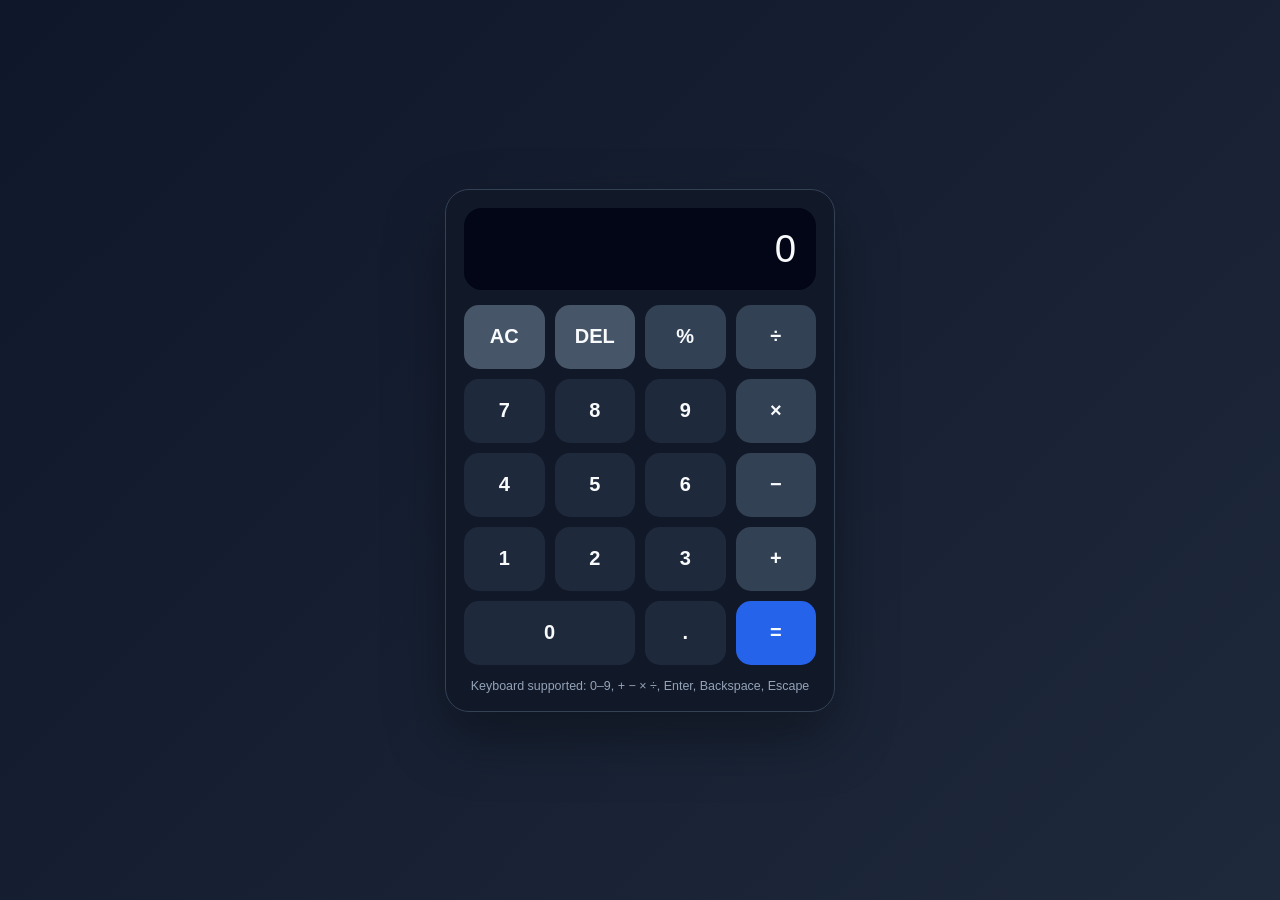
<file: calculator/index.html>
<!DOCTYPE html>
<html lang="en">
<head>
  <meta charset="UTF-8">
  <meta name="viewport" content="width=device-width, initial-scale=1.0">
  <title>Modern Calculator</title>
  <link rel="stylesheet" href="style.css">
</head>
<body>
  <main class="calculator">
    <div class="display">
      <div id="history"></div>
      <input id="display" type="text" value="0" readonly aria-label="Calculator display">
    </div>
    <div class="keys">
      <button class="action" data-action="clear">AC</button>
      <button class="action" data-action="delete">DEL</button>
      <button class="operator" data-value="%">%</button>
      <button class="operator" data-value="/">÷</button>
      <button data-value="7">7</button><button data-value="8">8</button><button data-value="9">9</button><button class="operator" data-value="*">×</button>
      <button data-value="4">4</button><button data-value="5">5</button><button data-value="6">6</button><button class="operator" data-value="-">−</button>
      <button data-value="1">1</button><button data-value="2">2</button><button data-value="3">3</button><button class="operator" data-value="+">+</button>
      <button class="zero" data-value="0">0</button><button data-value=".">.</button><button class="equals" data-action="equals">=</button>
    </div>
    <p class="hint">Keyboard supported: 0–9, + − × ÷, Enter, Backspace, Escape</p>
  </main>
  <script src="script.js"></script>
</body>
</html>
</file>
<file: calculator/style.css>
*{box-sizing:border-box}body{margin:0;min-height:100vh;display:grid;place-items:center;font-family:Inter,Arial,sans-serif;background:linear-gradient(135deg,#0f172a,#1e293b);padding:20px}.calculator{width:min(390px,100%);background:#111827;border:1px solid #334155;border-radius:24px;padding:18px;box-shadow:0 25px 60px rgba(0,0,0,.35)}.display{background:#020617;border-radius:18px;padding:18px;margin-bottom:15px;text-align:right;overflow:hidden}.display input{width:100%;border:0;outline:0;background:transparent;color:#f8fafc;font-size:2.4rem;text-align:right}.history{color:#94a3b8}.keys{display:grid;grid-template-columns:repeat(4,1fr);gap:10px}button{height:64px;border:0;border-radius:15px;background:#1e293b;color:#f8fafc;font-size:1.25rem;font-weight:700;cursor:pointer;transition:.18s transform,.18s filter}button:hover{filter:brightness(1.2);transform:translateY(-2px)}button:active{transform:scale(.96)}.operator{background:#334155}.action{background:#475569}.equals{background:#2563eb}.zero{grid-column:span 2}.hint{margin:14px 2px 0;color:#94a3b8;font-size:.78rem;text-align:center}
</file>
